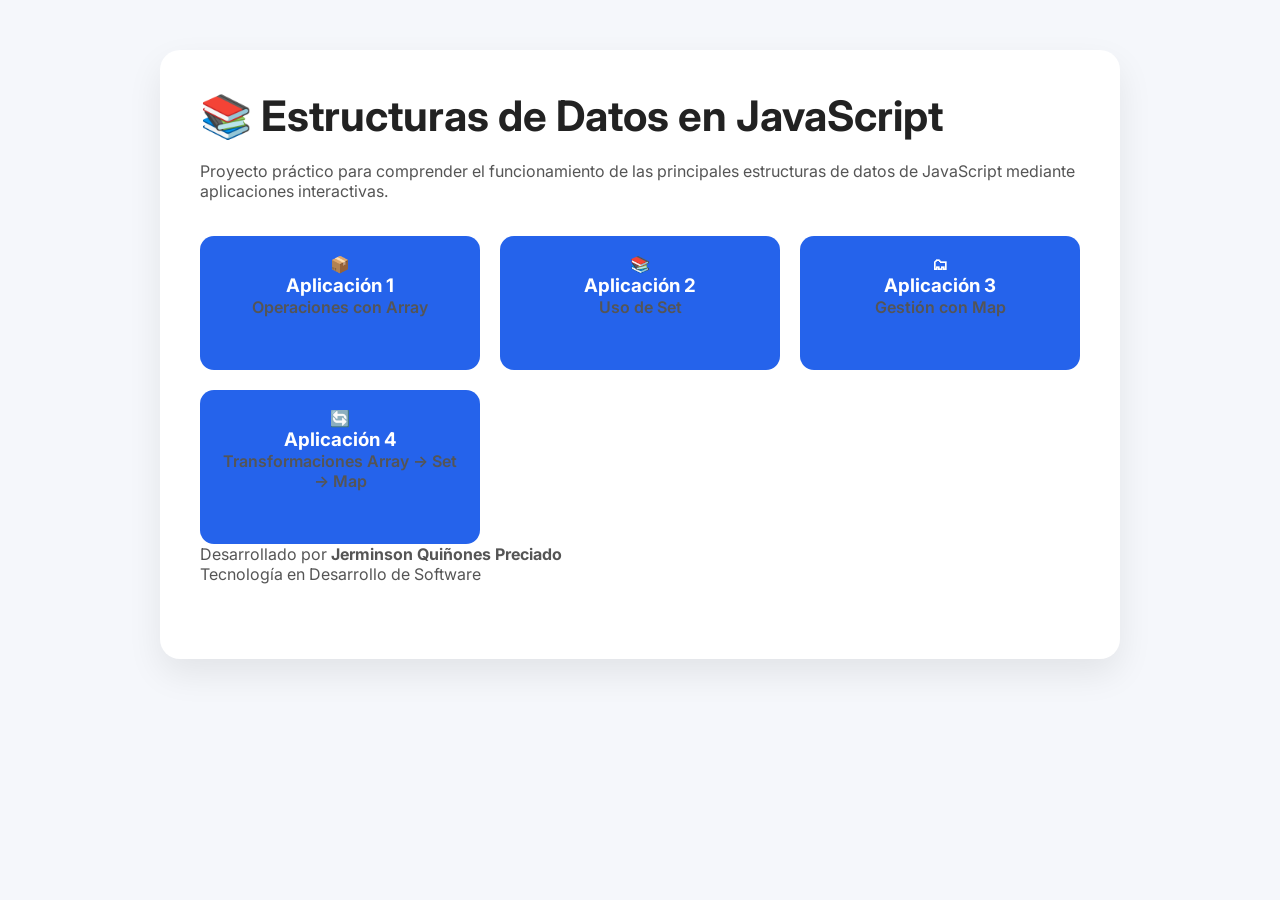
<file: index.html>
<!DOCTYPE html>
<html lang="es">

<head>
    <meta charset="UTF-8">
    <meta name="viewport" content="width=device-width, initial-scale=1.0">

    <title>Estructuras de Datos en JavaScript</title>

    <link rel="preconnect" href="https://fonts.googleapis.com">
    <link rel="preconnect" href="https://fonts.gstatic.com" crossorigin>

    <link href="https://fonts.googleapis.com/css2?family=Inter:wght@300;400;500;600;700&display=swap" rel="stylesheet">

    <link rel="stylesheet" href="styles.css">
</head>

<body>

<div class="container">

    <div class="card">

        <h1>📚 Estructuras de Datos en JavaScript</h1>

        <p>
            Proyecto práctico para comprender el funcionamiento de las principales
            estructuras de datos de JavaScript mediante aplicaciones interactivas.
        </p>

        <div class="menu">

            <a href="app1/index.html">
                <span>📦</span>
                <div>
                    <h3>Aplicación 1</h3>
                    <p>Operaciones con Array</p>
                </div>
            </a>

            <a href="app2/index.html">
                <span>📚</span>
                <div>
                    <h3>Aplicación 2</h3>
                    <p>Uso de Set</p>
                </div>
            </a>

            <a href="app3/index.html">
                <span>🗂</span>
                <div>
                    <h3>Aplicación 3</h3>
                    <p>Gestión con Map</p>
                </div>
            </a>

            <a href="app4/index.html">
                <span>🔄</span>
                <div>
                    <h3>Aplicación 4</h3>
                    <p>Transformaciones Array → Set → Map</p>
                </div>
            </a>

        </div>

        <footer>

            <p>
                Desarrollado por <strong>Jerminson Quiñones Preciado</strong><br>
                Tecnología en Desarrollo de Software
            </p>

        </footer>

    </div>

</div>

</body>

</html>
</file>
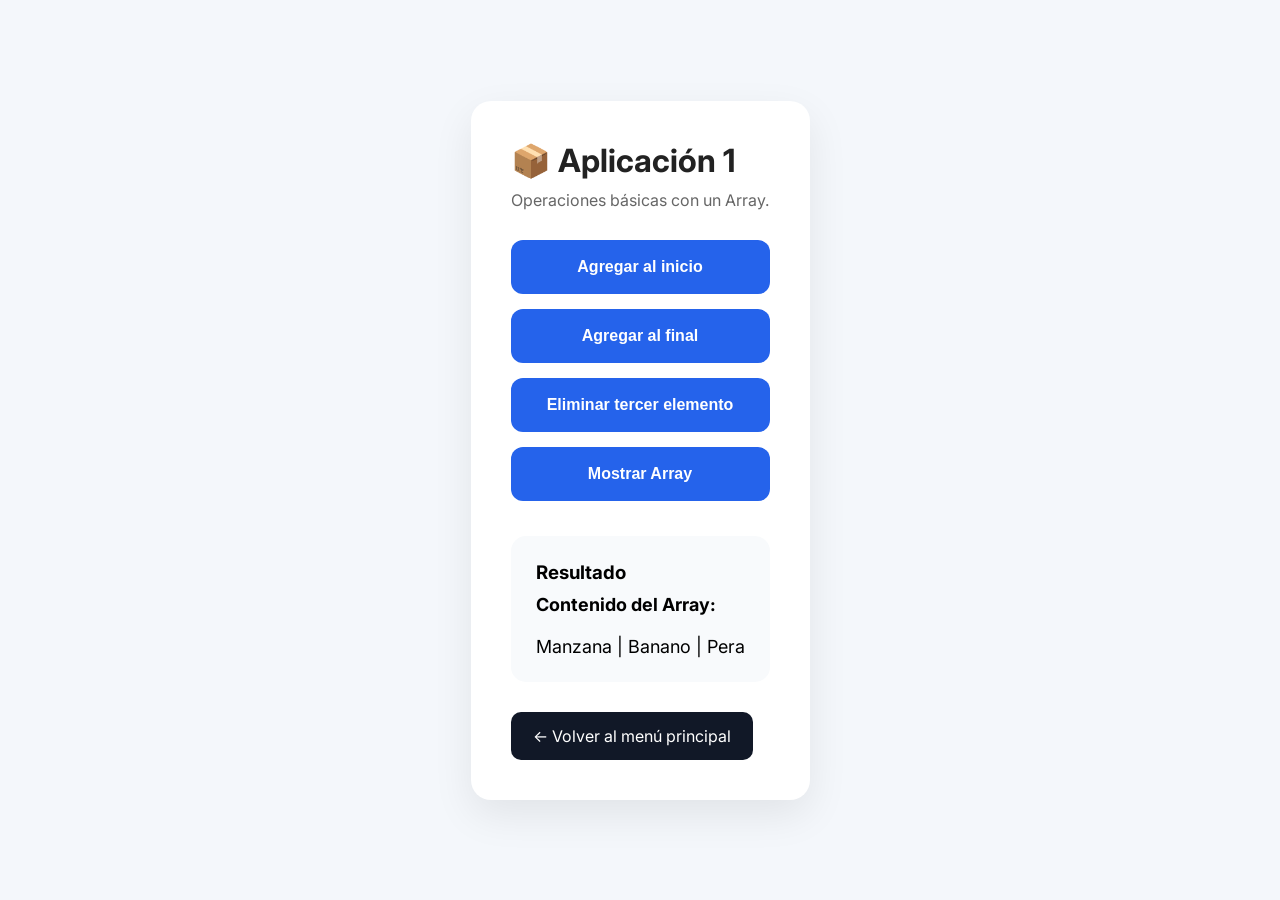
<file: app1/index.html>
<!DOCTYPE html>
<html lang="es">
<head>
    <meta charset="UTF-8">
    <meta name="viewport" content="width=device-width, initial-scale=1.0">
    <title>Aplicación 1 - Array</title>

    <link rel="stylesheet" href="style.css">

    <link rel="preconnect" href="https://fonts.googleapis.com">
    <link rel="preconnect" href="https://fonts.gstatic.com" crossorigin>

    <link href="https://fonts.googleapis.com/css2?family=Inter:wght@300;400;500;600;700&display=swap" rel="stylesheet">
</head>

<body>

<div class="container">

<div class="card">

<h1>📦 Aplicación 1</h1>

<p>Operaciones básicas con un Array.</p>

<div class="botones">

<button onclick="agregarInicio()">Agregar al inicio</button>

<button onclick="agregarFinal()">Agregar al final</button>

<button onclick="eliminarTercero()">Eliminar tercer elemento</button>

<button onclick="imprimirArray()">Mostrar Array</button>

</div>

<div class="resultado">

<h3>Resultado</h3>

<div id="resultado"></div>

</div>

<a href="../index.html" class="volver">
← Volver al menú principal
</a>

</div>

</div>

<script src="script.js"></script>

</body>
</html>
</file>
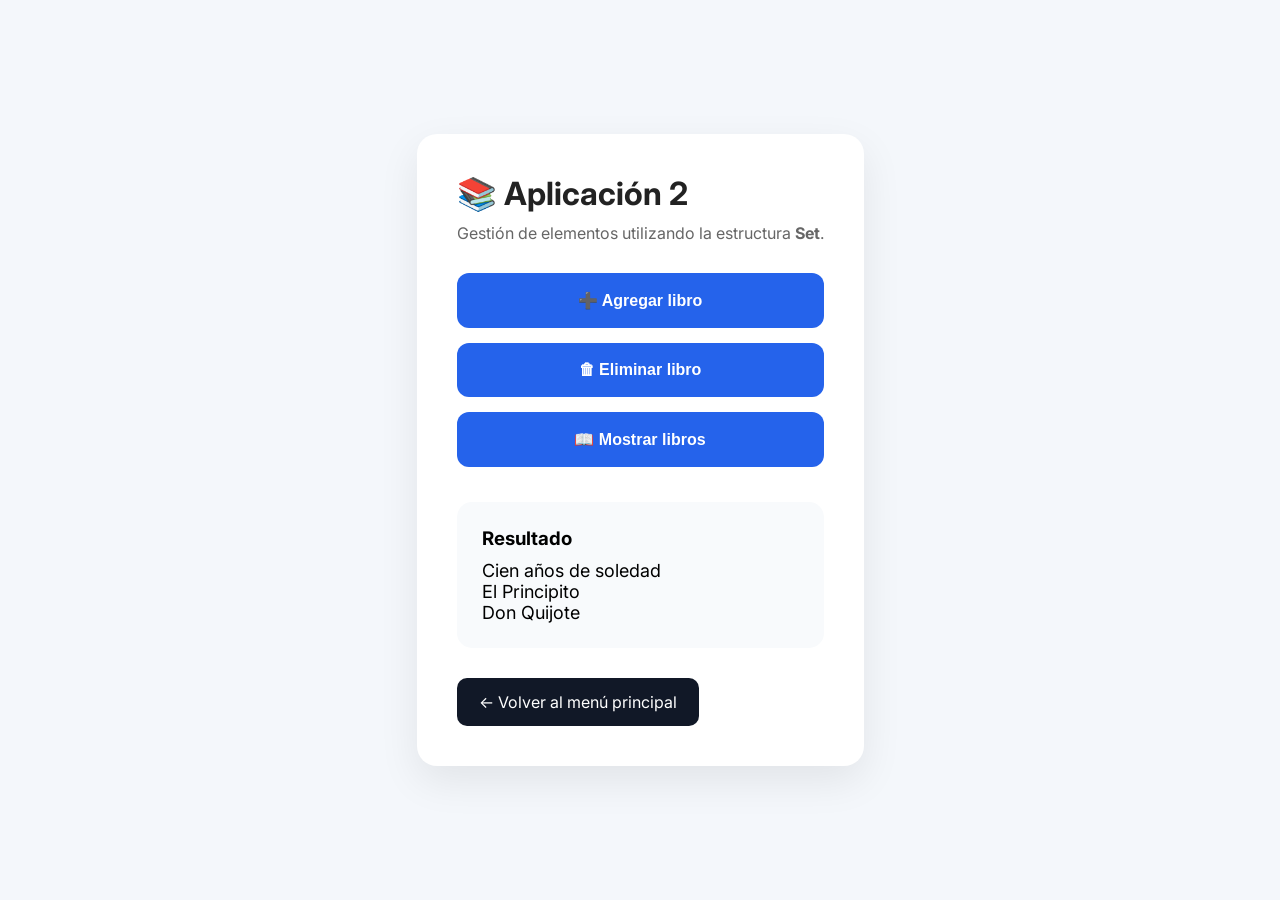
<file: app2/index.html>
<!DOCTYPE html>
<html lang="es">

<head>

<meta charset="UTF-8">

<meta name="viewport" content="width=device-width, initial-scale=1.0">

<title>Aplicación 2 - Set</title>

<link rel="stylesheet" href="style.css">

<link rel="preconnect" href="https://fonts.googleapis.com">

<link rel="preconnect" href="https://fonts.gstatic.com" crossorigin>

<link href="https://fonts.googleapis.com/css2?family=Inter:wght@300;400;500;600;700&display=swap" rel="stylesheet">

</head>

<body>

<div class="container">

<div class="card">

<h1>📚 Aplicación 2</h1>

<p>Gestión de elementos utilizando la estructura <strong>Set</strong>.</p>

<div class="botones">

<button onclick="agregarLibro()">
➕ Agregar libro
</button>

<button onclick="eliminarLibro()">
🗑 Eliminar libro
</button>

<button onclick="mostrarLibros()">
📖 Mostrar libros
</button>

</div>

<div class="resultado">

<h3>Resultado</h3>

<div id="resultado"></div>

</div>

<a href="../index.html" class="volver">
← Volver al menú principal
</a>

</div>

</div>

<script src="script.js"></script>

</body>

</html>
</file>
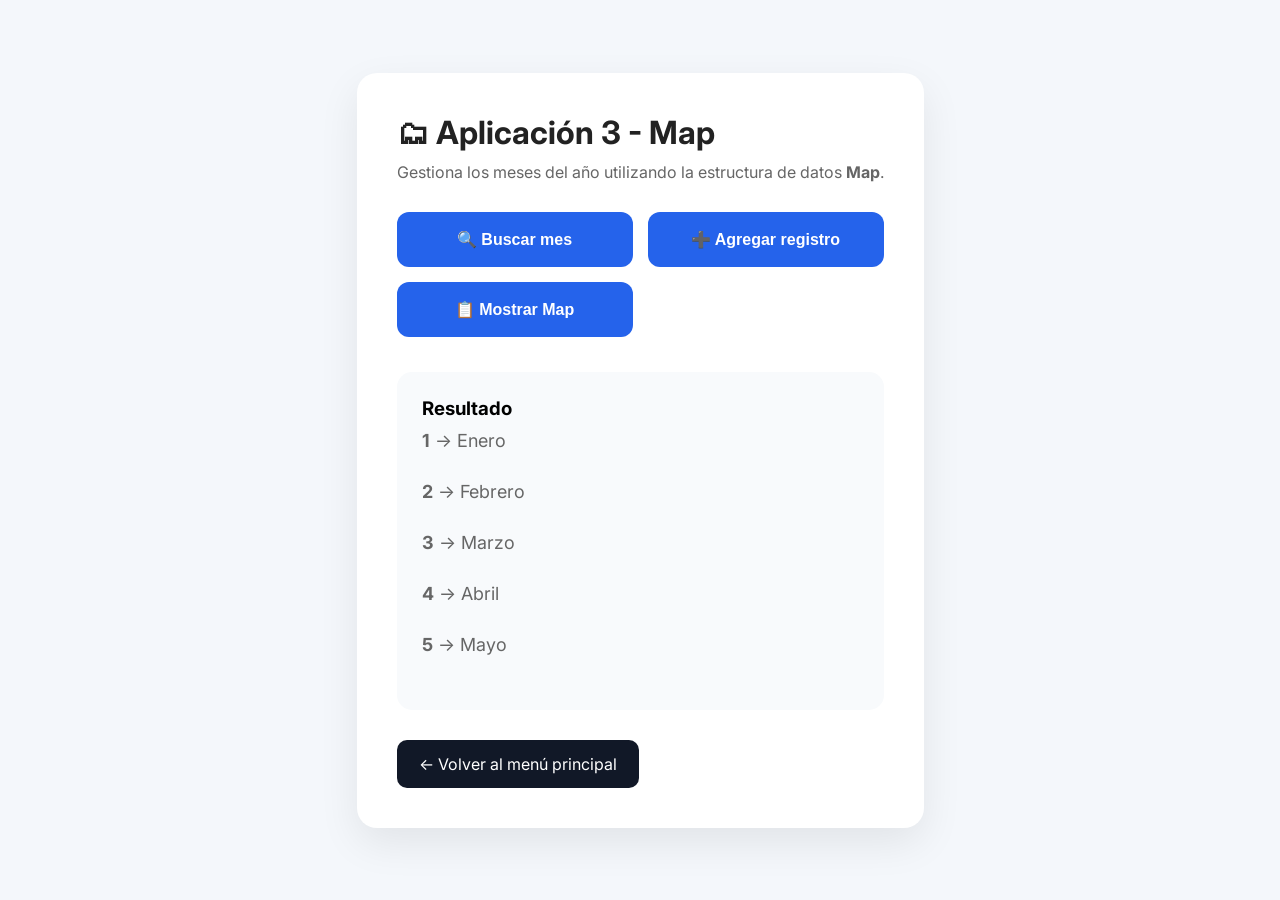
<file: app3/index.html>
<!DOCTYPE html>
<html lang="es">
<head>
    <meta charset="UTF-8">
    <meta name="viewport" content="width=device-width, initial-scale=1.0">
    <title>Aplicación 3 - Map</title>

    <link rel="stylesheet" href="style.css">

    <link rel="preconnect" href="https://fonts.googleapis.com">
    <link rel="preconnect" href="https://fonts.gstatic.com" crossorigin>

    <link href="https://fonts.googleapis.com/css2?family=Inter:wght@300;400;500;600;700&display=swap" rel="stylesheet">
</head>

<body>

<div class="container">

<div class="card">

<h1>🗂 Aplicación 3 - Map</h1>

<p>
Gestiona los meses del año utilizando la estructura de datos <strong>Map</strong>.
</p>

<div class="botones">

<button onclick="buscarMes()">
🔍 Buscar mes
</button>

<button onclick="agregarMes()">
➕ Agregar registro
</button>

<button onclick="mostrarMap()">
📋 Mostrar Map
</button>

</div>

<div class="resultado">

<h3>Resultado</h3>

<div id="resultado"></div>

</div>

<a href="../index.html" class="volver">

← Volver al menú principal

</a>

</div>

</div>

<script src="script.js"></script>

</body>
</html>
</file>
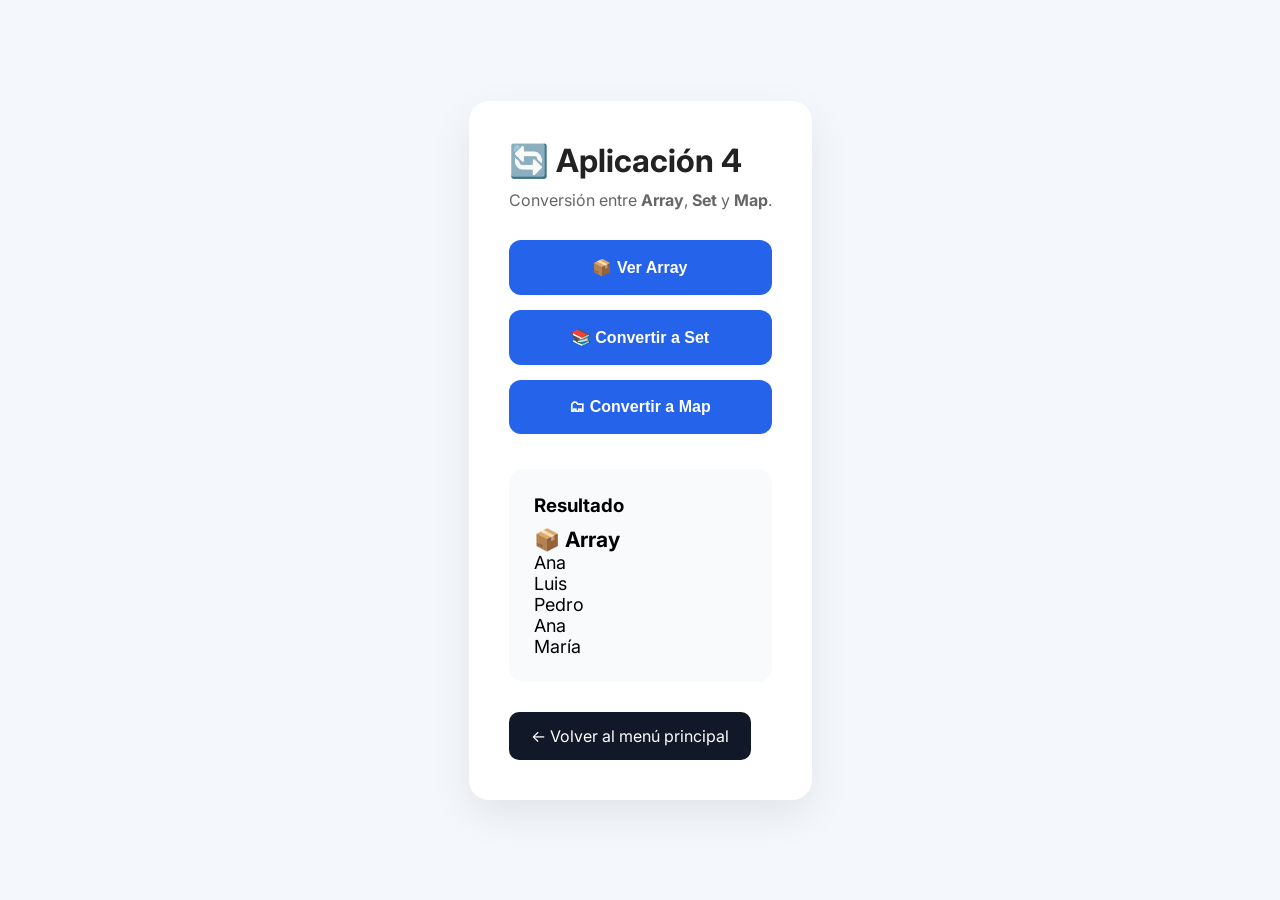
<file: app4/index.html>
<!DOCTYPE html>
<html lang="es">

<head>
    <meta charset="UTF-8">
    <meta name="viewport" content="width=device-width, initial-scale=1.0">
    <title>Aplicación 4 - Transformaciones</title>

    <link rel="stylesheet" href="style.css">

    <link rel="preconnect" href="https://fonts.googleapis.com">
    <link rel="preconnect" href="https://fonts.gstatic.com" crossorigin>

    <link href="https://fonts.googleapis.com/css2?family=Inter:wght@300;400;500;600;700&display=swap" rel="stylesheet">
</head>

<body>

<div class="container">

<div class="card">

<h1>🔄 Aplicación 4</h1>

<p>
Conversión entre <strong>Array</strong>, <strong>Set</strong> y <strong>Map</strong>.
</p>

<div class="botones">

<button onclick="mostrarArray()">
📦 Ver Array
</button>

<button onclick="convertirSet()">
📚 Convertir a Set
</button>

<button onclick="convertirMap()">
🗂 Convertir a Map
</button>

</div>

<div class="resultado">

<h3>Resultado</h3>

<div id="resultado"></div>

</div>

<a class="volver" href="../index.html">
← Volver al menú principal
</a>

</div>

</div>

<script src="script.js"></script>

</body>
</html>
</file>
<file: styles.css>
*{
    margin:0;
    padding:0;
    box-sizing:border-box;
}

body{
    font-family:Inter,Arial,sans-serif;
    background:#f5f7fb;
    color:#222;
}

.container{
    max-width:1000px;
    margin:auto;
    padding:50px 20px;
}

.card{
    background:white;
    padding:40px;
    border-radius:20px;
    box-shadow:0 15px 35px rgba(0,0,0,.08);
}

h1{
    font-size:42px;
    margin-bottom:20px;
}

p{
    color:#555;
    margin-bottom:35px;
}

.menu{
    display:grid;
    grid-template-columns:repeat(auto-fit,minmax(250px,1fr));
    gap:20px;
}

.menu a{
    text-decoration:none;
    background:#2563eb;
    color:white;
    padding:18px;
    border-radius:14px;
    text-align:center;
    font-weight:600;
    transition:.3s;
}

.menu a:hover{
    transform:translateY(-5px);
    background:#1d4ed8;
}
</file>
<file: app1/style.css>
*{
    margin:0;
    padding:0;
    box-sizing:border-box;
}

body{

    font-family:'Inter',sans-serif;

    background:#f4f7fb;

    min-height:100vh;

    display:flex;

    justify-content:center;

    align-items:center;

    padding:40px;

}

.card{

    width:100%;

    max-width:900px;

    background:white;

    padding:40px;

    border-radius:20px;

    box-shadow:0 15px 40px rgba(0,0,0,.08);

}

h1{

    margin-bottom:10px;

    color:#222;

}

p{

    color:#666;

    margin-bottom:30px;

}

.botones{

    display:grid;

    grid-template-columns:repeat(auto-fit,minmax(220px,1fr));

    gap:15px;

    margin-bottom:35px;

}

button{

    border:none;

    background:#2563eb;

    color:white;

    padding:18px;

    border-radius:12px;

    cursor:pointer;

    font-size:16px;

    font-weight:600;

    transition:.25s;

}

button:hover{

    transform:translateY(-3px);

    background:#1d4ed8;

}

.resultado{

    background:#f8fafc;

    border-radius:15px;

    padding:25px;

    min-height:120px;

    margin-bottom:30px;

}

#resultado{

    margin-top:10px;

    font-size:18px;

}

.volver{

    display:inline-block;

    text-decoration:none;

    background:#111827;

    color:white;

    padding:14px 22px;

    border-radius:10px;

}

.volver:hover{

    background:black;

}
</file>
<file: app2/style.css>
*{
    margin:0;
    padding:0;
    box-sizing:border-box;
}

body{

    font-family:'Inter',sans-serif;

    background:#f4f7fb;

    min-height:100vh;

    display:flex;

    justify-content:center;

    align-items:center;

    padding:40px;

}

.card{

    width:100%;

    max-width:900px;

    background:white;

    padding:40px;

    border-radius:20px;

    box-shadow:0 15px 40px rgba(0,0,0,.08);

}

h1{

    margin-bottom:10px;

    color:#222;

}

p{

    color:#666;

    margin-bottom:30px;

}

.botones{

    display:grid;

    grid-template-columns:repeat(auto-fit,minmax(220px,1fr));

    gap:15px;

    margin-bottom:35px;

}

button{

    border:none;

    background:#2563eb;

    color:white;

    padding:18px;

    border-radius:12px;

    cursor:pointer;

    font-size:16px;

    font-weight:600;

    transition:.25s;

}

button:hover{

    transform:translateY(-3px);

    background:#1d4ed8;

}

.resultado{

    background:#f8fafc;

    border-radius:15px;

    padding:25px;

    min-height:120px;

    margin-bottom:30px;

}

#resultado{

    margin-top:10px;

    font-size:18px;

}

.volver{

    display:inline-block;

    text-decoration:none;

    background:#111827;

    color:white;

    padding:14px 22px;

    border-radius:10px;

}

.volver:hover{

    background:black;

}
</file>
<file: app3/style.css>
*{
    margin:0;
    padding:0;
    box-sizing:border-box;
}

body{

    font-family:'Inter',sans-serif;

    background:#f4f7fb;

    min-height:100vh;

    display:flex;

    justify-content:center;

    align-items:center;

    padding:40px;

}

.card{

    width:100%;

    max-width:900px;

    background:white;

    padding:40px;

    border-radius:20px;

    box-shadow:0 15px 40px rgba(0,0,0,.08);

}

h1{

    margin-bottom:10px;

    color:#222;

}

p{

    color:#666;

    margin-bottom:30px;

}

.botones{

    display:grid;

    grid-template-columns:repeat(auto-fit,minmax(220px,1fr));

    gap:15px;

    margin-bottom:35px;

}

button{

    border:none;

    background:#2563eb;

    color:white;

    padding:18px;

    border-radius:12px;

    cursor:pointer;

    font-size:16px;

    font-weight:600;

    transition:.25s;

}

button:hover{

    transform:translateY(-3px);

    background:#1d4ed8;

}

.resultado{

    background:#f8fafc;

    border-radius:15px;

    padding:25px;

    min-height:120px;

    margin-bottom:30px;

}

#resultado{

    margin-top:10px;

    font-size:18px;

}

.volver{

    display:inline-block;

    text-decoration:none;

    background:#111827;

    color:white;

    padding:14px 22px;

    border-radius:10px;

}

.volver:hover{

    background:black;

}
</file>
<file: app4/style.css>
*{
    margin:0;
    padding:0;
    box-sizing:border-box;
}

body{

    font-family:'Inter',sans-serif;

    background:#f4f7fb;

    min-height:100vh;

    display:flex;

    justify-content:center;

    align-items:center;

    padding:40px;

}

.card{

    width:100%;

    max-width:900px;

    background:white;

    padding:40px;

    border-radius:20px;

    box-shadow:0 15px 40px rgba(0,0,0,.08);

}

h1{

    margin-bottom:10px;

    color:#222;

}

p{

    color:#666;

    margin-bottom:30px;

}

.botones{

    display:grid;

    grid-template-columns:repeat(auto-fit,minmax(220px,1fr));

    gap:15px;

    margin-bottom:35px;

}

button{

    border:none;

    background:#2563eb;

    color:white;

    padding:18px;

    border-radius:12px;

    cursor:pointer;

    font-size:16px;

    font-weight:600;

    transition:.25s;

}

button:hover{

    transform:translateY(-3px);

    background:#1d4ed8;

}

.resultado{

    background:#f8fafc;

    border-radius:15px;

    padding:25px;

    min-height:120px;

    margin-bottom:30px;

}

#resultado{

    margin-top:10px;

    font-size:18px;

}

.volver{

    display:inline-block;

    text-decoration:none;

    background:#111827;

    color:white;

    padding:14px 22px;

    border-radius:10px;

}

.volver:hover{

    background:black;

}
</file>
